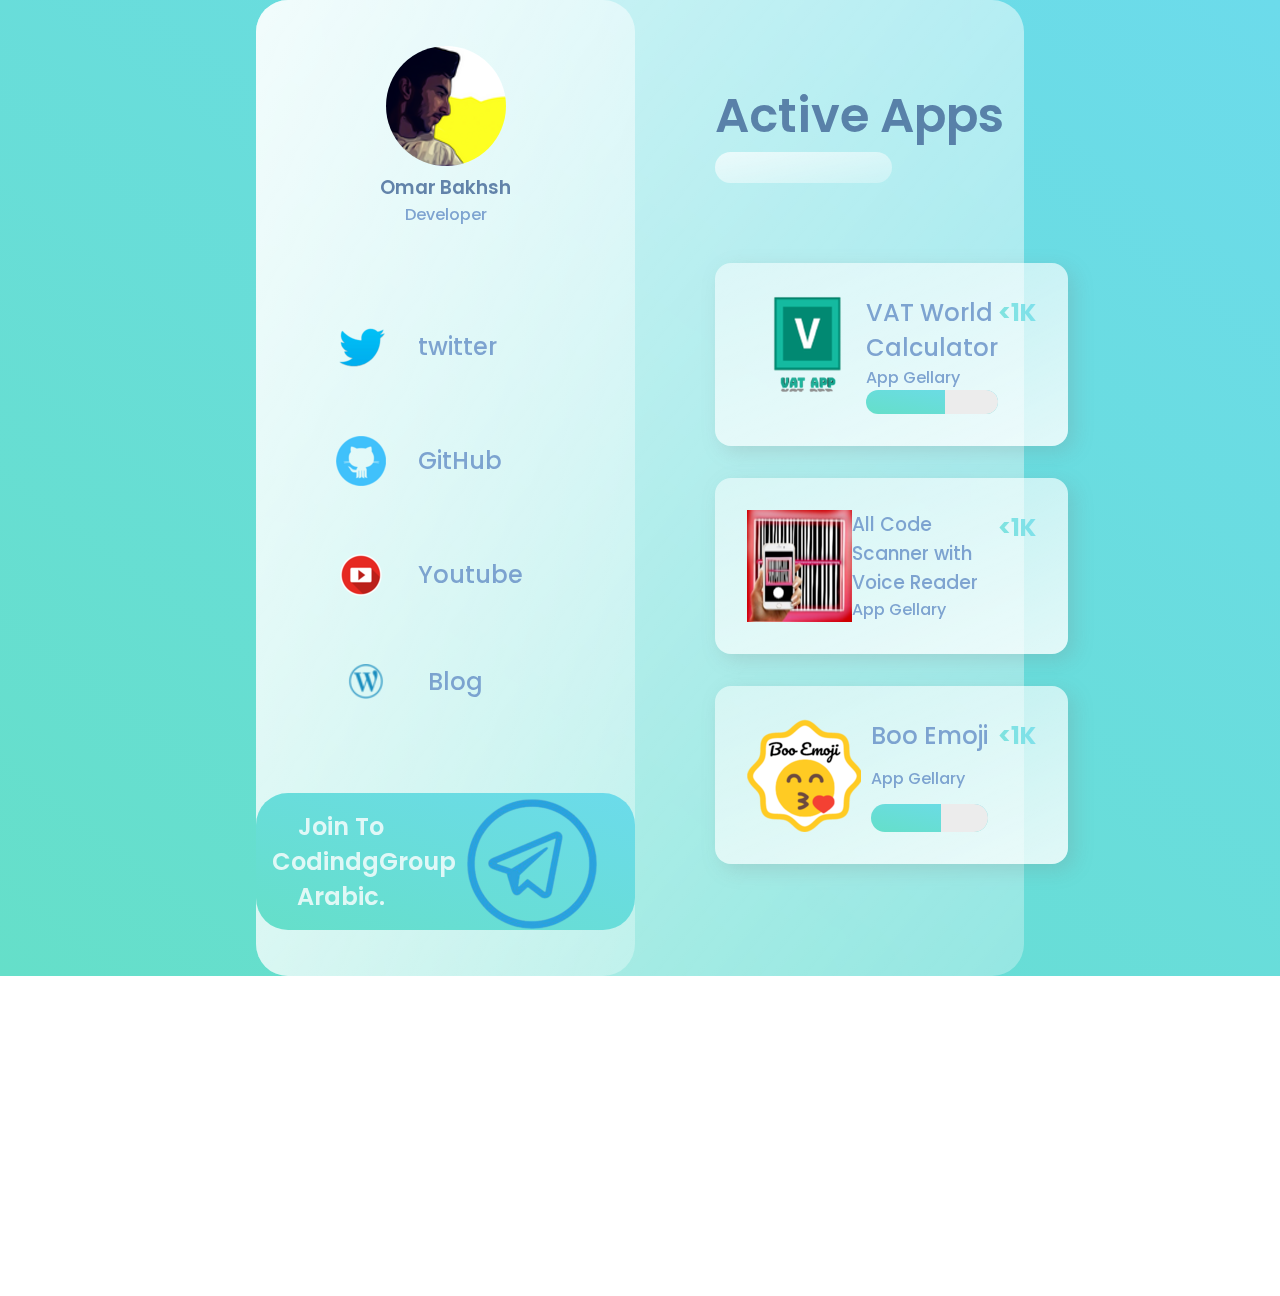
<file: index.html>
<!DOCTYPE html>
<html lang="en">
  <head>
    <meta charset="UTF-8" />
    <meta name="viewport" content="width=device-width, initial-scale=1.0" />
    <title>omar bakhsh Profile</title>
    <link rel="preconnect" href="https://fonts.gstatic.com" />
    <link
      href="https://fonts.googleapis.com/css2?family=Poppins:wght@400;500;700&display=swap"
      rel="stylesheet"
    />
    <meta name="viewport" content="width=device-width, initial-scale=1.0">
    <link rel="stylesheet" href="./style.css" />
  </head>
  <body>
    <main>
      <section class="glass">
        <div class="dashboard">
          <div class="user">
            <img src="./images/avatar.png" alt=""  class="avatar" />
            <h3>Omar Bakhsh</h3>
            <p>Developer</p>
          </div>
          <div class="links">
            <div class="link" onclick="window.open('https://twitter.com/MomoAmoory')">
              <img src="./images/twitter.png" alt="" />
              <h2>twitter</h2>
            </div>
            <div class="link" onclick="window.open('https://github.com/omar-bakhsh')">
              <img src="./images/github.png" alt="" />
              <h2>GitHub</h2>
            </div>
            <div class="link" onclick="window.open('https://www.youtube.com/channel/UCzRzEIvXJrWVErn3RvtM8gQ/videos')">
              <img src="./images/youtube.png" alt="" />
              <h2>Youtube</h2>
            </div>
            <div class="link"  onclick="window.open('https://taknity.wordpress.com/')">
              <img src="./images/wordpress.png" alt="" />
              <h2>Blog</h2>
            </div>
          </div>
          <div class="pro" onclick="window.open('https://t.me/coodinggroup/')">
            <h2>Join To CodindgGroup Arabic.</h2>
            <img src="./images/telgram.png" alt="telgram" class="telgram" />
          </div>
        </div>
        <div class="games">
          <div class="status">
            <h1>Active Apps</h1>
            <input type="text" />
          </div>
          <div class="cards">
            <div class="card">
              <img src="./images/vat.png" alt="" />
              <div class="card-info" onclick="window.open('https://appgallery.huawei.com/#/app/C102609665')">
                <h2>VAT World Calculator</h2>
                <p>App Gellary</p>
                <div class="progress"></div>
              </div>
              <h2 class="percentage">&#60;1K</h2>
            </div>
            <div class="card">
              <img src="./images/scanner.png" alt="" />
              <div class="card-info" onclick="window.open('https://appgallery.huawei.com/#/app/C102756981')">
                <h3 >All Code Scanner with Voice Reader</h3>
                <p>App Gellary</p>
                <div class="progress"></div>
              </div>
              <h2 class="percentage">&#60;1K</h2>
            </div>
            <div class="card" onclick="window.open('https://appgallery.huawei.com/#/app/C103121527')">
              <img src="./images/emoji.png" alt="" />
              <div class="card-info">
                <h2>Boo Emoji</h2>
                <p>App Gellary</p>
                <div class="progress"></div>
              </div>
              <h2 class="percentage">&#60;1K</h2>
            </div>
          </div>
        </div>
      </section>
    </main>
    <div class="circle1"></div>
    <div class="circle2"></div>
  </body>
</html>
</file>
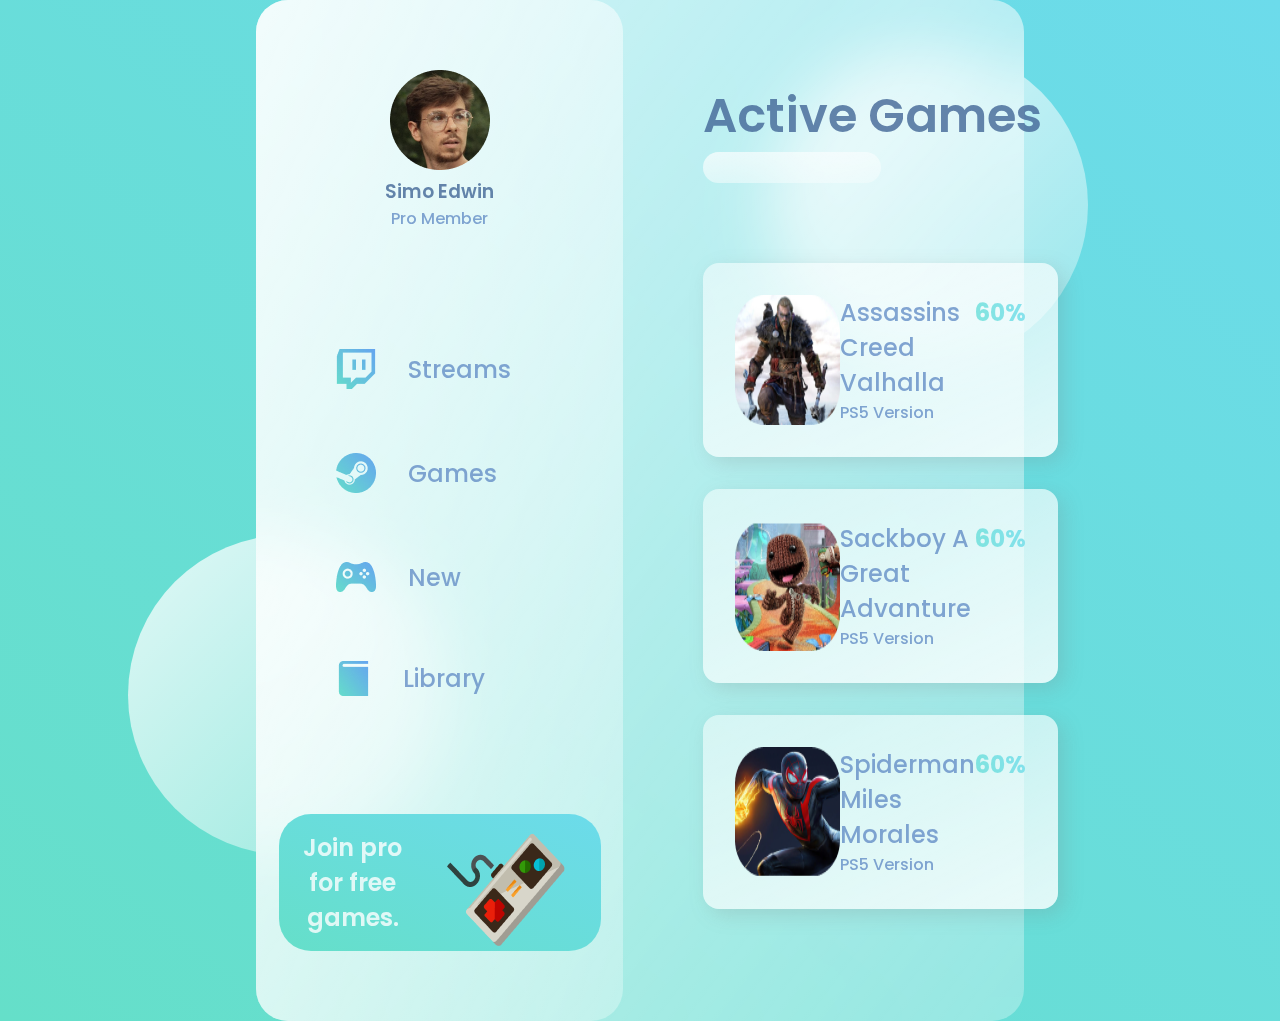
<file: glass-website/index.html>
<!DOCTYPE html>
<html lang="en">
  <head>
    <meta charset="UTF-8" />
    <meta name="viewport" content="width=device-width, initial-scale=1.0" />
    <title>Glass Website</title>
    <link rel="preconnect" href="https://fonts.gstatic.com" />
    <link
      href="https://fonts.googleapis.com/css2?family=Poppins:wght@400;500;700&display=swap"
      rel="stylesheet"
    />
    <link rel="stylesheet" href="./style.css" />
  </head>
  <body>
    <main>
      <section class="glass">
        <div class="dashboard">
          <div class="user">
            <img src="./images/avatar.png" alt="" />
            <h3>Simo Edwin</h3>
            <p>Pro Member</p>
          </div>
          <div class="links">
            <div class="link">
              <img src="./images/twitch.png" alt="" />
              <h2>Streams</h2>
            </div>
            <div class="link">
              <img src="./images/steam.png" alt="" />
              <h2>Games</h2>
            </div>
            <div class="link">
              <img src="./images/upcoming.png" alt="" />
              <h2>New</h2>
            </div>
            <div class="link">
              <img src="./images/library.png" alt="" />
              <h2>Library</h2>
            </div>
          </div>
          <div class="pro">
            <h2>Join pro for free games.</h2>
            <img src="./images/controller.png" alt="" />
          </div>
        </div>
        <div class="games">
          <div class="status">
            <h1>Active Games</h1>
            <input type="text" />
          </div>
          <div class="cards">
            <div class="card">
              <img src="./images/assassins.png" alt="" />
              <div class="card-info">
                <h2>Assassins Creed Valhalla</h2>
                <p>PS5 Version</p>
                <div class="progress"></div>
              </div>
              <h2 class="percentage">60%</h2>
            </div>
            <div class="card">
              <img src="./images/sackboy.png" alt="" />
              <div class="card-info">
                <h2>Sackboy A Great Advanture</h2>
                <p>PS5 Version</p>
                <div class="progress"></div>
              </div>
              <h2 class="percentage">60%</h2>
            </div>
            <div class="card">
              <img src="./images/spiderman.png" alt="" />
              <div class="card-info">
                <h2>Spiderman Miles Morales</h2>
                <p>PS5 Version</p>
                <div class="progress"></div>
              </div>
              <h2 class="percentage">60%</h2>
            </div>
          </div>
        </div>
      </section>
    </main>
    <div class="circle1"></div>
    <div class="circle2"></div>
  </body>
</html>
</file>
<file: style.css>
* {
  margin: 0;
  padding: 0;
  box-sizing: border-box;
}

h1 {
  color: #426696;
  font-weight: 600;
  font-size: 3rem;
  opacity: 0.8;
}
h2,
p ,.card h3{
  color: #658ec6;
  font-weight: 500;
  opacity: 0.8;
}

h3 {
  color: #426696;
  font-weight: 600;
  opacity: 0.8;
}

main {
  font-family: "Poppins", sans-serif;
  min-height: 100vh;
      min-width: 1000px;
  background: linear-gradient(to right top, #65dfc9, #6cdbeb);
  display: flex;
  align-items: center;
  justify-content: center;
}

.glass {
  background: white;
  min-height: 80vh;
  width: 60%;
  background: linear-gradient(
    to right bottom,
    rgba(255, 255, 255, 0.7),
    rgba(255, 255, 255, 0.3)
  );
  border-radius: 2rem;
  z-index: 2;
  backdrop-filter: blur(2rem);
  display: flex;
}
.circle1,
.circle2 {

  background: white;
  background: linear-gradient(
    to right bottom,
    rgba(255, 255, 255, 0.8),
    rgba(255, 255, 255, 0.3)
  );
  height: 20rem;
  width: 20rem;
  position: absolute;
  border-radius: 50%;


  position: absolute;
}

.circle1 {

   animation: MoveUpDown 7s linear infinite;
}
.circle2 {


     animation: MoveLefRight 11s linear infinite;
}
.dashboard {
  flex: 1;
  display: flex;
  flex-direction: column;
  align-items: center;
  justify-content: space-evenly;
  text-align: center;
  background: linear-gradient(
    to right bottom,
    rgba(255, 255, 255, 0.7),
    rgba(255, 255, 255, 0.3)
  );
  border-radius: 2rem;
}
.user{

}
.avatar{
	
border-radius: 50%;
}
.link {
  display: flex;
  margin: 2rem 0rem;
  padding: 1rem 5rem;
  align-items: center;
}
.link h2 {
  padding: 0rem 2rem;
}

.games {
  flex: 2;
}

.pro {
  background: linear-gradient(to right top, #65dfc9, #6cdbeb);
  border-radius: 2rem;
  color: white;
  padding: 1rem;
  position: relative;
}

.pro img {
  position: absolute;
  top: -10%;
  right: 10%;

}
/*telgram image */
.pro .telgram{
margin-top: 20px;
}
.pro h2 {
  width: 40%;
  color: white;
  font-weight: 600;
}

/* GAMES */
.status {
  margin-bottom: 3rem;
}

.status input {
  background: linear-gradient(
    to right bottom,
    rgba(255, 255, 255, 0.7),
    rgba(255, 255, 255, 0.3)
  );
  border: none;
  width: 50%;
  padding: 0.5rem;
  border-radius: 2rem;
}

.games {
  margin: 5rem;
  display: flex;
  flex-direction: column;
  justify-content: space-evenly;
}

.card {
  display: flex;
  background: linear-gradient(
    to left top,
    rgba(255, 255, 255, 0.8),
    rgba(255, 255, 255, 0.5)
  );
  border-radius: 1rem;
  margin: 2rem 0rem;
  padding: 2rem;
  box-shadow: 6px 6px 20px rgba(122, 122, 122, 0.212);
  justify-content: space-between;
}

.progress {
  background: linear-gradient(to right top, #65dfc9, #6cdbeb);
  width: 100%;
  height: 25%;
  border-radius: 1rem;
  position: relative;
  overflow: hidden;
}
.progress::after {
  content: "";
  width: 100%;
  height: 100%;
  background: rgb(236, 236, 236);
  position: absolute;
  left: 60%;
}
.card-info {
  display: flex;
  flex-direction: column;
  justify-content: space-between;
}

.percentage {
  font-weight: bold;
  background: linear-gradient(to right top, #65dfc9, #6cdbeb);
  -webkit-background-clip: text;
  -webkit-text-fill-color: transparent;
}

@keyframes MoveUpDown {
  0%, 100% {
  top: 10%;
  right: 15%;
  }
  50% {
   top : 630px;
  }
}
@keyframes MoveLefRight {
  0%, 100% {
    left: 0;
  bottom: 0;
  }
  50% {
    left: 1000px;
    top:600;
  }
}
</file>
<file: glass-website/style.css>
* {
  margin: 0;
  padding: 0;
  box-sizing: border-box;
}

h1 {
  color: #426696;
  font-weight: 600;
  font-size: 3rem;
  opacity: 0.8;
}
h2,
p {
  color: #658ec6;
  font-weight: 500;
  opacity: 0.8;
}

h3 {
  color: #426696;
  font-weight: 600;
  opacity: 0.8;
}

main {
  font-family: "Poppins", sans-serif;
  min-height: 100vh;
  background: linear-gradient(to right top, #65dfc9, #6cdbeb);
  display: flex;
  align-items: center;
  justify-content: center;
}

.glass {
  background: white;
  min-height: 80vh;
  width: 60%;
  background: linear-gradient(
    to right bottom,
    rgba(255, 255, 255, 0.7),
    rgba(255, 255, 255, 0.3)
  );
  border-radius: 2rem;
  z-index: 2;
  backdrop-filter: blur(2rem);
  display: flex;
}
.circle1,
.circle2 {
  background: white;
  background: linear-gradient(
    to right bottom,
    rgba(255, 255, 255, 0.8),
    rgba(255, 255, 255, 0.3)
  );
  height: 20rem;
  width: 20rem;
  position: absolute;
  border-radius: 50%;
}

.circle1 {
  top: 5%;
  right: 15%;
}
.circle2 {
  bottom: 5%;
  left: 10%;
}
.dashboard {
  flex: 1;
  display: flex;
  flex-direction: column;
  align-items: center;
  justify-content: space-evenly;
  text-align: center;
  background: linear-gradient(
    to right bottom,
    rgba(255, 255, 255, 0.7),
    rgba(255, 255, 255, 0.3)
  );
  border-radius: 2rem;
}
.link {
  display: flex;
  margin: 2rem 0rem;
  padding: 1rem 5rem;
  align-items: center;
}
.link h2 {
  padding: 0rem 2rem;
}

.games {
  flex: 2;
}

.pro {
  background: linear-gradient(to right top, #65dfc9, #6cdbeb);
  border-radius: 2rem;
  color: white;
  padding: 1rem;
  position: relative;
}

.pro img {
  position: absolute;
  top: -10%;
  right: 10%;
}
.pro h2 {
  width: 40%;
  color: white;
  font-weight: 600;
}

/* GAMES */
.status {
  margin-bottom: 3rem;
}

.status input {
  background: linear-gradient(
    to right bottom,
    rgba(255, 255, 255, 0.7),
    rgba(255, 255, 255, 0.3)
  );
  border: none;
  width: 50%;
  padding: 0.5rem;
  border-radius: 2rem;
}

.games {
  margin: 5rem;
  display: flex;
  flex-direction: column;
  justify-content: space-evenly;
}

.card {
  display: flex;
  background: linear-gradient(
    to left top,
    rgba(255, 255, 255, 0.8),
    rgba(255, 255, 255, 0.5)
  );
  border-radius: 1rem;
  margin: 2rem 0rem;
  padding: 2rem;
  box-shadow: 6px 6px 20px rgba(122, 122, 122, 0.212);
  justify-content: space-between;
}

.progress {
  background: linear-gradient(to right top, #65dfc9, #6cdbeb);
  width: 100%;
  height: 25%;
  border-radius: 1rem;
  position: relative;
  overflow: hidden;
}
.progress::after {
  content: "";
  width: 100%;
  height: 100%;
  background: rgb(236, 236, 236);
  position: absolute;
  left: 60%;
}
.card-info {
  display: flex;
  flex-direction: column;
  justify-content: space-between;
}

.percentage {
  font-weight: bold;
  background: linear-gradient(to right top, #65dfc9, #6cdbeb);
  -webkit-background-clip: text;
  -webkit-text-fill-color: transparent;
}
</file>
